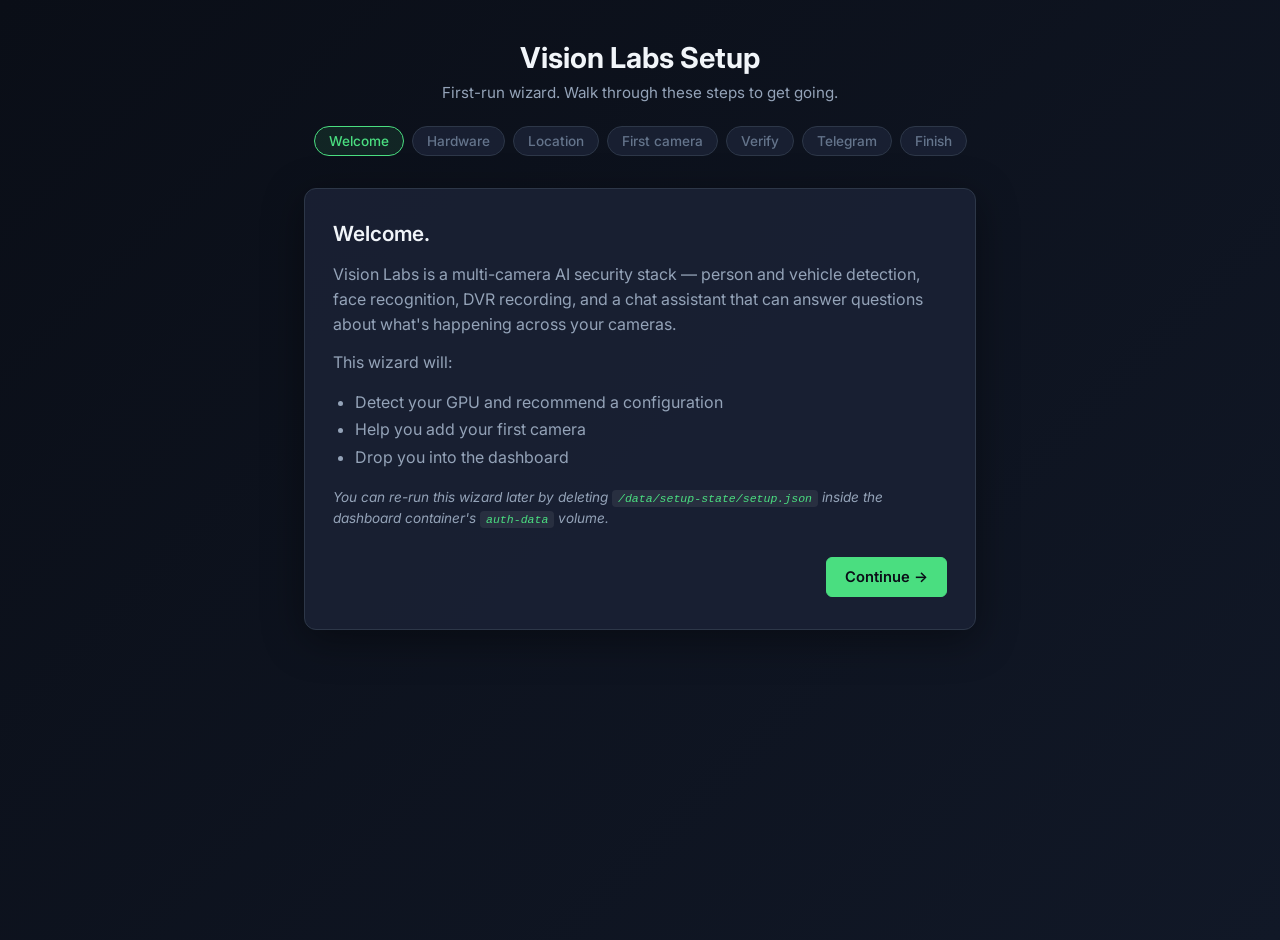
<file: services/dashboard/static/setup.html>
<!DOCTYPE html>
<html lang="en">
<head>
    <meta charset="UTF-8">
    <meta name="viewport" content="width=device-width, initial-scale=1.0">
    <title>Vision Labs — Setup</title>
    <link rel="icon" type="image/svg+xml" href="favicon.svg">
    <link href="https://fonts.googleapis.com/css2?family=Inter:wght@400;500;600;700&display=swap" rel="stylesheet">
    <link rel="stylesheet" href="css/setup.css?v=3">
</head>
<body>

<div class="wizard">
    <header class="wizard-header">
        <h1>Vision Labs Setup</h1>
        <p class="wizard-subtitle">First-run wizard. Walk through these steps to get going.</p>
    </header>

    <nav class="step-indicator" aria-label="setup progress">
        <ol id="stepIndicator">
            <li data-step="welcome" class="active">Welcome</li>
            <li data-step="hardware">Hardware</li>
            <li data-step="location">Location</li>
            <li data-step="camera">First camera</li>
            <li data-step="verify">Verify</li>
            <li data-step="telegram">Telegram</li>
            <li data-step="finish">Finish</li>
        </ol>
    </nav>

    <main>
        <!-- Step 1: Welcome -->
        <section class="wizard-step active" data-step="welcome">
            <h2>Welcome.</h2>
            <p>
                Vision Labs is a multi-camera AI security stack — person and
                vehicle detection, face recognition, DVR recording, and a chat
                assistant that can answer questions about what's happening
                across your cameras.
            </p>
            <p>
                This wizard will:
            </p>
            <ul>
                <li>Detect your GPU and recommend a configuration</li>
                <li>Help you add your first camera</li>
                <li>Drop you into the dashboard</li>
            </ul>
            <p class="wizard-hint">
                You can re-run this wizard later by deleting
                <code>/data/setup-state/setup.json</code> inside the dashboard
                container's <code>auth-data</code> volume.
            </p>
            <div class="wizard-actions">
                <button id="btnNext1" class="btn-primary">Continue →</button>
            </div>
        </section>

        <!-- Step 2: Hardware detect -->
        <section class="wizard-step" data-step="hardware">
            <h2>Detect your hardware.</h2>
            <p>
                We'll ask the orchestrator to spawn a one-shot
                <code>nvidia-smi</code> probe so we can see what GPUs are
                available. This may take up to ~30 seconds on the first run
                while the probe image downloads.
            </p>
            <div id="hardwareStatus" class="hardware-status">
                <button id="btnDetect" class="btn-primary">Run probe</button>
            </div>
            <div id="hardwareResult" class="hardware-result" hidden></div>
            <div id="applyStatus" class="rtsp-test-result" hidden></div>
            <div class="wizard-actions">
                <button id="btnBack2" class="btn-secondary">← Back</button>
                <button id="btnApplyConfig" class="btn-secondary" hidden>Apply this configuration</button>
                <button id="btnNext2" class="btn-primary" disabled>Continue →</button>
            </div>
        </section>

        <!-- Step 3: Location + retention -->
        <section class="wizard-step" data-step="location">
            <h2>Location &amp; storage.</h2>
            <p>
                Pick the timezone the system should use for "today" and
                "yesterday" queries, and decide how long to keep recordings,
                snapshots, and AI clips on disk.
            </p>

            <div style="display:grid; gap:16px; max-width:560px; margin-top:16px;">
                <div>
                    <label for="setupTimezone" style="display:block; font-weight:600; margin-bottom:4px;">Timezone</label>
                    <select id="setupTimezone" style="width:100%; padding:8px; border-radius:4px;">
                        <option value="">Loading…</option>
                    </select>
                    <small style="color:var(--text-secondary,#888);">
                        Used for all date queries (AI chat, event journals, retention cutoffs).
                        Default <code>America/Toronto</code>. Pick the IANA zone that matches your physical location.
                    </small>
                </div>

                <div>
                    <label style="display:block; font-weight:600; margin-bottom:4px;">Retention (days)</label>
                    <div style="display:grid; grid-template-columns:1fr 1fr 1fr; gap:8px;">
                        <div>
                            <label for="setupRetentionRecordings" style="font-size:0.9em;">DVR recordings</label>
                            <input id="setupRetentionRecordings" type="number" min="1" max="365" value="28"
                                   style="width:100%; padding:6px; border-radius:4px;">
                        </div>
                        <div>
                            <label for="setupRetentionSnapshots" style="font-size:0.9em;">Event snapshots</label>
                            <input id="setupRetentionSnapshots" type="number" min="0" max="90" value="4"
                                   style="width:100%; padding:6px; border-radius:4px;">
                        </div>
                        <div>
                            <label for="setupRetentionClips" style="font-size:0.9em;">AI/Telegram clips</label>
                            <input id="setupRetentionClips" type="number" min="1" max="30" value="3"
                                   style="width:100%; padding:6px; border-radius:4px;">
                        </div>
                    </div>
                    <small style="color:var(--text-secondary,#888);">
                        Reducing retention immediately purges older data on the next prune cycle.
                        Increasing it has no effect on already-deleted files.
                    </small>
                </div>

                <div id="setupLocationStatus" style="display:none; padding:8px; border-radius:4px;"></div>
            </div>

            <div class="wizard-actions">
                <button id="btnBackLocation" class="btn-secondary">← Back</button>
                <button id="btnSaveLocation" class="btn-primary">Save &amp; continue →</button>
                <button id="btnSkipLocation" class="btn-secondary">Skip</button>
            </div>
        </section>

        <!-- Step 4: First camera -->
        <section class="wizard-step" data-step="camera">
            <h2>Add your first camera.</h2>
            <p>
                You can scan your network for ONVIF-compatible cameras
                (Reolink, Hikvision, Dahua, etc.), or enter an RTSP URL
                manually. Skip the step to add cameras later from the
                Cameras tab.
            </p>

            <!-- Discover via ONVIF -->
            <div class="discover-block">
                <div class="discover-cidr-row">
                    <label for="discoverCidr">Scan subnet
                        <input type="text" id="discoverCidr" placeholder="192.168.1.0/24">
                    </label>
                    <button type="button" id="btnDiscover" class="btn-secondary">🔍 Scan network</button>
                </div>
                <div id="discoverStatus" class="discover-status" hidden></div>
                <div id="discoverResults" class="discover-results" hidden></div>
            </div>

            <details class="manual-fallback">
                <summary>Or enter RTSP URL manually</summary>
                <form id="cameraForm" class="camera-form">
                    <label>Name <span class="hint">(displayed in the UI)</span>
                        <input type="text" id="camName" placeholder="Front Door" required>
                    </label>

                    <label>RTSP sub-stream URL <span class="hint">(used for detection)</span>
                        <input type="text" id="camRtspSub" placeholder="rtsp://admin:password@192.168.1.10:554/h264Preview_01_sub" required>
                    </label>

                    <label>RTSP main-stream URL <span class="hint">(optional — used for HD viewing)</span>
                        <input type="text" id="camRtspMain" placeholder="rtsp://admin:password@192.168.1.10:554/h264Preview_01_main">
                    </label>

                    <fieldset class="detection-flags">
                        <legend>What should this camera detect?</legend>
                        <label><input type="checkbox" id="detectPersons" checked> Persons</label>
                        <label><input type="checkbox" id="detectVehicles" checked> Vehicles</label>
                        <label><input type="checkbox" id="detectFaces" data-requires="detectPersons" checked> Faces (requires person detection)</label>
                        <label style="display:flex;align-items:center;gap:0.4rem;cursor:pointer;">
                            <input type="checkbox" id="detectVehicleAttributes" data-requires="detectVehicles"> Vehicle attributes (requires vehicle detection)
                        </label>
                    </fieldset>

                    <button type="button" id="btnTestRtsp" class="btn-secondary">Test connection</button>
                    <div id="rtspTestResult" class="rtsp-test-result" hidden></div>
                </form>
            </details>

            <div class="wizard-actions">
                <button id="btnBack3" class="btn-secondary">← Back</button>
                <button id="btnSkipCamera" class="btn-tertiary">Skip for now</button>
                <button id="btnAddCamera" class="btn-primary">Add camera →</button>
            </div>
        </section>

        <!-- Modal: ONVIF credentials prompt -->
        <div id="onvifCredsModal" class="modal-overlay" hidden>
            <div class="modal-content">
                <h3>Connect to <span id="onvifCredsTitle">camera</span></h3>
                <p>Enter the camera's credentials. We'll use them once to fetch the RTSP URL via ONVIF.</p>
                <label>Username
                    <input type="text" id="onvifUsername" value="admin" autocomplete="off">
                </label>
                <label>Password
                    <input type="password" id="onvifPassword" autocomplete="off">
                </label>
                <div id="onvifCredsResult" class="rtsp-test-result" hidden></div>
                <div class="modal-actions">
                    <button type="button" id="btnOnvifCancel" class="btn-tertiary">Cancel</button>
                    <button type="button" id="btnOnvifConnect" class="btn-primary">Connect →</button>
                </div>
            </div>
        </div>

        <!-- Step 4.5: Smoke check — verify a frame is actually flowing -->
        <section class="wizard-step" data-step="verify">
            <h2>Final check.</h2>
            <p>
                Quick sanity check before we drop you on the dashboard: we'll
                wait up to 30 seconds for a frame from each camera you added.
                If nothing shows up, the camera URL/credentials are likely
                wrong — fixable in the Cameras tab.
            </p>
            <div id="verifyResults" class="verify-results" style="margin-top:12px;"></div>
            <div class="wizard-actions">
                <button id="btnVerifySkip" class="btn-tertiary">Skip check →</button>
                <button id="btnVerifyContinue" class="btn-primary" disabled>Continue →</button>
            </div>
        </section>

        <!-- Step 6: Telegram (optional) -->
        <section class="wizard-step" data-step="telegram">
            <h2>Connect Telegram alerts <span style="font-weight:400; opacity:0.6;">(optional)</span></h2>
            <p>
                With Telegram connected, your phone becomes a remote for the
                whole stack. From anywhere you have data you can:
            </p>
            <ul style="margin:6px 0 12px 18px; line-height:1.7;">
                <li>Get instant snapshots + AI scene descriptions when a person, vehicle, or known face is detected</li>
                <li>Pull a fresh live photo on demand: <code>/snapshot</code></li>
                <li>Grab a 5-40s video clip from any camera: <code>/clip 15 driveway</code></li>
                <li>Ask the AI assistant questions from the chat: <code>/ask was anyone in the backyard tonight?</code></li>
                <li>Check who's currently in frame: <code>/who</code> · arm/disarm alerts: <code>/arm</code></li>
            </ul>
            <p>
                Skip this step if you'd rather use the dashboard only — you
                can connect Telegram later from <code>.env</code>.
            </p>

            <!-- Step 6a: paste the bot token from @BotFather -->
            <div id="tgStepToken" class="tg-substep">
                <h3 style="margin-bottom:8px;">1. Create your bot</h3>
                <ol style="margin:0 0 12px 18px; line-height:1.7;">
                    <li>Open Telegram (mobile or desktop)</li>
                    <li>Search for <strong><code>@BotFather</code></strong> and start a chat</li>
                    <li>Send <code>/newbot</code></li>
                    <li>Pick a name and username when prompted</li>
                    <li>BotFather replies with a token like <code>123456:ABC...</code> — copy it here</li>
                </ol>
                <label style="display:block; margin-top:8px;">
                    <span style="font-weight:600;">Bot token</span>
                    <input type="text" id="tgToken"
                           placeholder="123456789:AAH..."
                           style="width:100%; padding:8px; border-radius:4px; margin-top:4px;"
                           autocomplete="off">
                </label>
                <div id="tgTokenStatus" class="rtsp-test-result" hidden style="margin-top:10px;"></div>
                <div class="wizard-actions">
                    <button id="btnTgBack" class="btn-secondary">← Back</button>
                    <button id="btnTgSkip" class="btn-tertiary">Skip Telegram</button>
                    <button id="btnTgValidate" class="btn-primary">Validate token →</button>
                </div>
            </div>

            <!-- Step 6b: discover the user's chat_id by waiting for a message -->
            <div id="tgStepDiscover" class="tg-substep" hidden>
                <h3 style="margin-bottom:8px;">2. Send a message to your bot</h3>
                <p>
                    Open Telegram and send <strong>any message</strong> (or just
                    <code>/start</code>) to your bot:
                    <strong id="tgBotMention">@yourbot</strong>
                </p>
                <p>
                    We'll wait up to 30 seconds for your message to arrive,
                    then capture your chat ID so the bot knows where to send
                    alerts.
                </p>
                <div id="tgDiscoverStatus" class="rtsp-test-result" style="margin-top:10px;">⏳ Waiting for your message…</div>
                <div class="wizard-actions">
                    <button id="btnTgDiscoverCancel" class="btn-tertiary">Skip</button>
                    <button id="btnTgDiscoverRetry" class="btn-secondary" hidden>Find me again →</button>
                </div>
            </div>

            <!-- Step 6c: confirm + send test message -->
            <div id="tgStepDone" class="tg-substep" hidden>
                <h3 style="margin-bottom:8px;">3. All set</h3>
                <p>
                    Connected as <strong id="tgConfirmedName">…</strong>.
                    A test message has been sent to your Telegram —
                    check your phone to confirm.
                </p>
                <div class="wizard-actions">
                    <button id="btnTgFinish" class="btn-primary">Continue →</button>
                </div>
            </div>
        </section>

        <!-- Step 7: Finish -->
        <section class="wizard-step" data-step="finish">
            <h2>You're done.</h2>
            <p id="finishSummary"></p>
            <p class="wizard-hint">
                From here you can:
            </p>
            <ul>
                <li>Open the live grid to see your camera feeds</li>
                <li>Enroll faces in the Settings tab so identities show on alerts</li>
                <li>Add more cameras any time via the Cameras tab</li>
                <li>Configure Telegram notifications in your <code>.env</code> file</li>
            </ul>
            <div class="wizard-actions">
                <button id="btnFinish" class="btn-primary">Go to dashboard →</button>
            </div>
        </section>
    </main>
</div>

<script src="js/lib/checkbox-dependencies.js?v=1"></script>
<script src="js/pages/setup.js?v=12"></script>
</body>
</html>
</file>
<file: services/dashboard/static/css/setup.css>
/*
 * services/dashboard/static/setup.css — first-run wizard styles.
 *
 * Style matches login.html's "dark, single-purpose page" aesthetic rather
 * than the main dashboard's full nav chrome. The wizard is a focused flow,
 * not a navigation hub.
 */

:root {
    --bg-primary: #0a0e17;
    --bg-secondary: #111827;
    --bg-panel: rgba(26, 34, 53, 0.85);
    --border: #2d3748;
    --border-active: #4ade80;
    --text-primary: #f1f5f9;
    --text-secondary: #94a3b8;
    --text-muted: #64748b;
    --accent: #4ade80;
    --accent-dim: #22c55e;
    --accent-bg: rgba(74, 222, 128, 0.1);
    --danger: #ef4444;
}

* { box-sizing: border-box; }

body {
    margin: 0;
    padding: 0;
    font-family: 'Inter', system-ui, -apple-system, sans-serif;
    color: var(--text-primary);
    background: linear-gradient(135deg, var(--bg-primary), var(--bg-secondary));
    min-height: 100vh;
    -webkit-font-smoothing: antialiased;
}

.wizard {
    max-width: 720px;
    margin: 40px auto;
    padding: 0 24px 60px;
}

.wizard-header {
    text-align: center;
    margin-bottom: 24px;
}

.wizard-header h1 {
    font-weight: 700;
    font-size: 1.8em;
    margin: 0 0 8px;
}

.wizard-subtitle {
    color: var(--text-secondary);
    font-size: 0.95em;
    margin: 0;
}

/* Step indicator */
.step-indicator ol {
    list-style: none;
    padding: 0;
    margin: 0 0 32px;
    display: flex;
    gap: 8px;
    flex-wrap: wrap;
    justify-content: center;
}

.step-indicator li {
    background: var(--bg-panel);
    border: 1px solid var(--border);
    color: var(--text-muted);
    padding: 6px 14px;
    border-radius: 999px;
    font-size: 0.85em;
    font-weight: 500;
}

.step-indicator li.active {
    border-color: var(--border-active);
    color: var(--accent);
    background: var(--accent-bg);
}

.step-indicator li.completed {
    border-color: var(--accent-dim);
    color: var(--text-secondary);
}

/* Clickable steps (anything visited or current). Forward steps stay dim. */
.step-indicator li.clickable:hover {
    border-color: var(--border-active);
    background: var(--bg-secondary);
}

/* Each wizard step is a panel; only the active one is visible */
.wizard-step {
    display: none;
    background: var(--bg-panel);
    border: 1px solid var(--border);
    border-radius: 12px;
    padding: 32px 28px;
    box-shadow: 0 10px 40px rgba(0,0,0,0.4);
}

.wizard-step.active { display: block; }

.wizard-step h2 {
    margin: 0 0 16px;
    font-size: 1.3em;
    font-weight: 600;
}

.wizard-step p {
    color: var(--text-secondary);
    line-height: 1.55;
    margin: 0 0 14px;
}

.wizard-step ul {
    color: var(--text-secondary);
    line-height: 1.7;
    padding-left: 22px;
    margin: 0 0 16px;
}

.wizard-step code {
    background: rgba(255,255,255,0.07);
    border-radius: 4px;
    padding: 2px 6px;
    font-family: ui-monospace, "SF Mono", Menlo, monospace;
    font-size: 0.85em;
    color: var(--accent);
}

.wizard-hint {
    color: var(--text-muted);
    font-size: 0.85em;
    font-style: italic;
}

/* Hardware probe */
.hardware-status {
    text-align: center;
    margin: 20px 0;
}

.hardware-status .probing {
    color: var(--text-secondary);
    font-style: italic;
}

.hardware-result {
    background: rgba(0,0,0,0.25);
    border: 1px solid var(--border);
    border-radius: 8px;
    padding: 16px 20px;
    margin: 16px 0;
    font-size: 0.92em;
}

.hardware-result table {
    width: 100%;
    border-collapse: collapse;
}

.hardware-result th,
.hardware-result td {
    text-align: left;
    padding: 6px 10px;
    border-bottom: 1px solid rgba(255,255,255,0.05);
}

.hardware-result th {
    font-weight: 500;
    color: var(--text-muted);
    font-size: 0.8em;
    text-transform: uppercase;
    letter-spacing: 0.05em;
}

.hardware-result .recommended {
    margin-top: 16px;
    padding: 12px 14px;
    background: var(--accent-bg);
    border-left: 3px solid var(--accent);
    border-radius: 4px;
    color: var(--text-primary);
    font-size: 0.92em;
}

.hardware-result .error {
    color: var(--danger);
    font-weight: 500;
}

/* Multi-GPU chooser — shown only when 2+ GPUs detected */
.gpu-mode-chooser {
    margin-top: 16px;
    padding: 14px 16px;
    background: rgba(0,0,0,0.2);
    border: 1px solid var(--border);
    border-radius: 6px;
}

.gpu-mode-chooser > strong {
    display: block;
    margin-bottom: 12px;
    color: var(--text-primary);
}

.gpu-mode-option {
    display: flex;
    align-items: flex-start;
    gap: 12px;
    padding: 10px 12px;
    margin-bottom: 8px;
    background: rgba(0,0,0,0.2);
    border: 1px solid var(--border);
    border-radius: 6px;
    cursor: pointer;
    transition: border-color 120ms ease;
}

.gpu-mode-option:hover { border-color: var(--text-secondary); }

.gpu-mode-option input[type="radio"] {
    margin-top: 4px;
    accent-color: var(--accent);
}

.gpu-mode-option .opt-title {
    font-weight: 500;
    color: var(--text-primary);
    margin-bottom: 4px;
}

.gpu-mode-option .opt-meta {
    font-size: 0.85em;
    color: var(--text-secondary);
    line-height: 1.5;
}

.gpu-mode-option .opt-meta code {
    font-size: 0.95em;
}

.gpu-mode-chooser .wizard-hint { margin: 6px 0 0; }

/* ONVIF discovery */
.discover-block {
    margin: 12px 0 20px;
}

.discover-cidr-row {
    display: flex;
    gap: 10px;
    align-items: flex-end;
    flex-wrap: wrap;
}

.discover-cidr-row label {
    flex: 1;
    min-width: 200px;
    display: flex;
    flex-direction: column;
    gap: 6px;
    color: var(--text-primary);
    font-weight: 500;
    font-size: 0.92em;
}

.discover-cidr-row input {
    background: rgba(0,0,0,0.25);
    border: 1px solid var(--border);
    border-radius: 6px;
    color: var(--text-primary);
    padding: 10px 12px;
    font-size: 0.95em;
    font-family: ui-monospace, monospace;
}

.discover-cidr-row input:focus {
    outline: none;
    border-color: var(--border-active);
}

.discover-status {
    margin-top: 12px;
    padding: 10px 14px;
    border-radius: 6px;
    background: rgba(0,0,0,0.25);
    border: 1px solid var(--border);
    font-size: 0.9em;
    color: var(--text-secondary);
    font-style: italic;
}

.discover-results {
    margin-top: 12px;
    display: flex;
    flex-direction: column;
    gap: 8px;
}

.discover-card {
    background: rgba(0,0,0,0.25);
    border: 1px solid var(--border);
    border-radius: 8px;
    padding: 12px 16px;
    cursor: pointer;
    transition: all 120ms ease;
}

.discover-card:hover {
    border-color: var(--border-active);
    background: var(--accent-bg);
}

.discover-card-title {
    color: var(--text-primary);
    font-weight: 600;
    margin-bottom: 4px;
}

.discover-card-meta {
    color: var(--text-secondary);
    font-size: 0.85em;
}

.manual-fallback {
    margin-top: 16px;
    border-top: 1px solid var(--border);
    padding-top: 16px;
}

.manual-fallback summary {
    cursor: pointer;
    color: var(--text-secondary);
    font-size: 0.95em;
    padding: 6px 0;
    user-select: none;
}

.manual-fallback summary:hover {
    color: var(--text-primary);
}

.manual-fallback[open] > summary {
    margin-bottom: 12px;
}

/* Modal */
.modal-overlay {
    position: fixed;
    inset: 0;
    background: rgba(0,0,0,0.7);
    display: flex;
    align-items: center;
    justify-content: center;
    z-index: 1000;
    padding: 20px;
}

.modal-overlay[hidden] { display: none; }

.modal-content {
    background: var(--bg-panel);
    border: 1px solid var(--border);
    border-radius: 12px;
    padding: 24px;
    max-width: 480px;
    width: 100%;
    box-shadow: 0 20px 60px rgba(0,0,0,0.6);
}

.modal-content h3 {
    margin: 0 0 12px;
    font-size: 1.1em;
}

.modal-content p {
    color: var(--text-secondary);
    font-size: 0.92em;
    margin: 0 0 16px;
}

.modal-content label {
    display: flex;
    flex-direction: column;
    gap: 4px;
    margin-bottom: 12px;
    font-size: 0.9em;
    color: var(--text-primary);
}

.modal-content input {
    background: rgba(0,0,0,0.3);
    border: 1px solid var(--border);
    border-radius: 6px;
    color: var(--text-primary);
    padding: 9px 12px;
    font-family: inherit;
    font-size: 0.95em;
}

.modal-content input:focus {
    outline: none;
    border-color: var(--border-active);
}

.modal-actions {
    display: flex;
    gap: 10px;
    justify-content: flex-end;
    margin-top: 18px;
}

/* Camera form */
.camera-form {
    display: flex;
    flex-direction: column;
    gap: 14px;
    margin-top: 12px;
}

.camera-form label {
    display: flex;
    flex-direction: column;
    gap: 6px;
    color: var(--text-primary);
    font-weight: 500;
    font-size: 0.92em;
}

.camera-form label .hint {
    color: var(--text-muted);
    font-weight: 400;
    font-size: 0.85em;
}

.camera-form input[type=text] {
    background: rgba(0,0,0,0.25);
    border: 1px solid var(--border);
    border-radius: 6px;
    color: var(--text-primary);
    padding: 10px 12px;
    font-size: 0.95em;
    font-family: inherit;
}

.camera-form input[type=text]:focus {
    outline: none;
    border-color: var(--border-active);
}

.detection-flags {
    border: 1px solid var(--border);
    border-radius: 6px;
    padding: 10px 14px;
    display: flex;
    flex-direction: column;
    gap: 8px;
}

.detection-flags legend {
    color: var(--text-secondary);
    font-size: 0.85em;
    padding: 0 6px;
}

.detection-flags label {
    flex-direction: row;
    align-items: center;
    gap: 8px;
    cursor: pointer;
    font-weight: 400;
}

.detection-flags input { accent-color: var(--accent); }

.rtsp-test-result {
    padding: 10px 14px;
    border-radius: 6px;
    font-size: 0.9em;
}

.rtsp-test-result.ok {
    background: var(--accent-bg);
    color: var(--accent);
    border: 1px solid var(--accent-dim);
}

.rtsp-test-result.err {
    background: rgba(239,68,68,0.1);
    color: var(--danger);
    border: 1px solid var(--danger);
}

/* Action buttons */
.wizard-actions {
    display: flex;
    gap: 10px;
    margin-top: 28px;
    justify-content: flex-end;
    flex-wrap: wrap;
}

.btn-primary,
.btn-secondary,
.btn-tertiary {
    font-family: inherit;
    font-size: 0.92em;
    font-weight: 500;
    padding: 10px 18px;
    border-radius: 6px;
    cursor: pointer;
    border: 1px solid var(--border);
    transition: all 120ms ease;
}

.btn-primary {
    background: var(--accent);
    color: #0a0e17;
    border-color: var(--accent);
    font-weight: 600;
}

.btn-primary:hover:not(:disabled) {
    background: var(--accent-dim);
    border-color: var(--accent-dim);
}

.btn-primary:disabled {
    opacity: 0.4;
    cursor: not-allowed;
}

.btn-secondary {
    background: transparent;
    color: var(--text-primary);
}

.btn-secondary:hover {
    background: rgba(255,255,255,0.05);
    border-color: var(--text-secondary);
}

.btn-tertiary {
    background: transparent;
    color: var(--text-muted);
    border-color: transparent;
}

.btn-tertiary:hover {
    color: var(--text-primary);
}

@media (max-width: 600px) {
    .wizard { margin: 16px auto; padding: 0 14px 40px; }
    .wizard-step { padding: 22px 18px; }
    .wizard-actions { flex-direction: column; }
    .wizard-actions button { width: 100%; }
    .step-indicator ol { font-size: 0.75em; }
}
</file>
